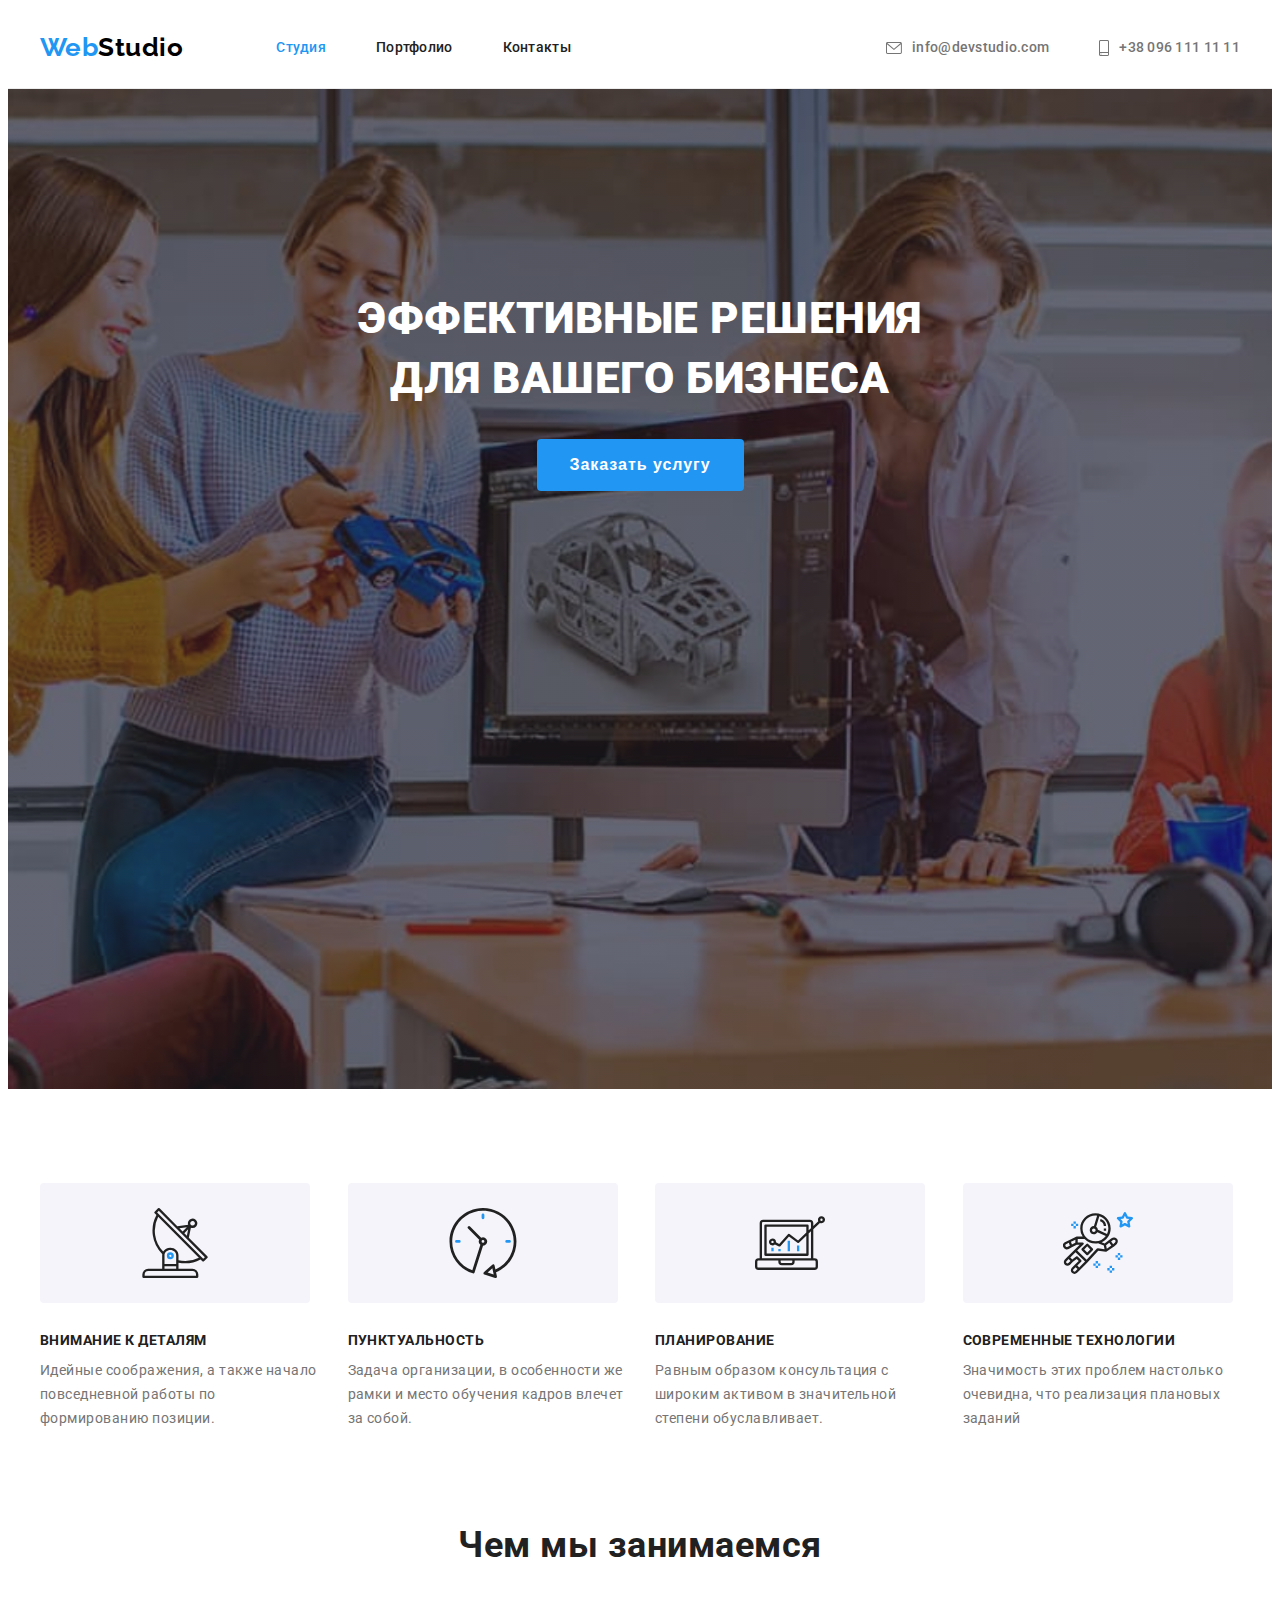
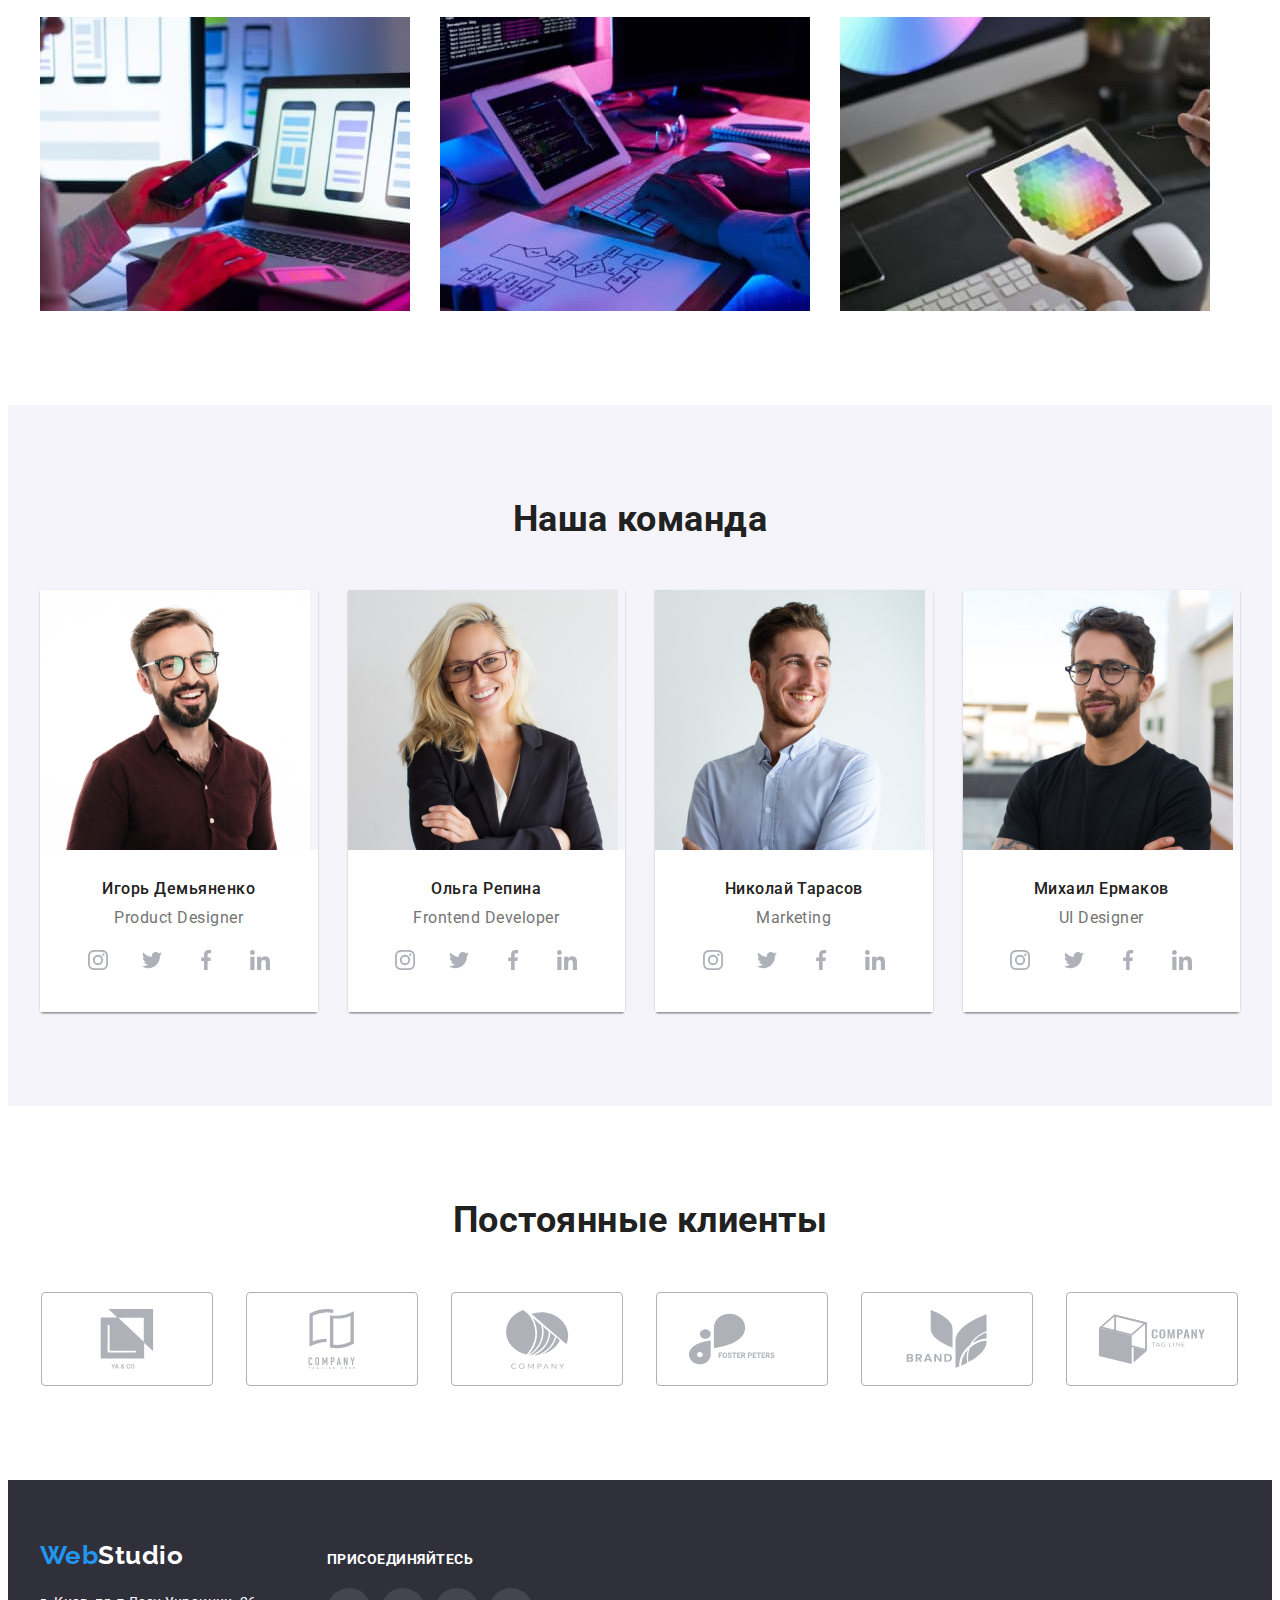
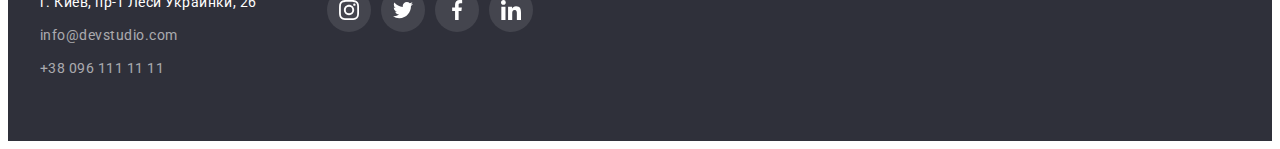
<file: index.html>
<!DOCTYPE html>
<html lang="ru">
  <head>
    <meta charset="UTF-8" />
    <meta http-equiv="X-UA-Compatible" content="IE=edge" />
    <meta name="viewport" content="width=device-width, initial-scale=1.0" />
    <title>WebStudio</title>
    <link rel="preconnect" href="https://fonts.gstatic.com" />
    <link
      href="https://fonts.googleapis.com/css2?family=Raleway:wght@400;500;700&family=Roboto:wght@300;400;500;700;900&display=swap"
      rel="stylesheet"
    />
    <link
      rel="stylesheet"
      href="https://cdnjs.cloudflare.com/ajax/libs/modern-normalize/1.1.0/modern-normalize.min.css"
      integrity="sha512-wpPYUAdjBVSE4KJnH1VR1HeZfpl1ub8YT/NKx4PuQ5NmX2tKuGu6U/JRp5y+Y8XG2tV+wKQpNHVUX03MfMFn9Q=="
      crossorigin="anonymous"
      referrerpolicy="no-referrer"
    />
    <link rel="stylesheet" href="./css/styles.css" />
  </head>
  <body>
    <!-- ========Header======== -->

    <header class="header">
      <div class="header-line container">
        <nav class="nav-header">
          <a lang="en" class="logo-up link" href="./"><span class="logo-accent">Web</span>Studio</a>
          <ul class="menu-list list">
            <li class="menu-item">
              <a class="menu-link link current" href="./index.html">Студия</a>
            </li>
            <li class="menu-item">
              <a class="menu-link link" href="./portfolio.html">Портфолио</a>
            </li>
            <li class="menu-item">
              <a class="menu-link link" href="">Контакты</a>
            </li>
          </ul>
        </nav>
        <ul class="contact-top-list list">
          <li class="contact-top-item">
            <a class="contact-link link" href="mailto:info@devstudio.com">
              <svg class="contact-top-svg" width="16px" height="12px">
                <use href="./images/sprite.svg#icon-envelope"></use>
              </svg>
              info@devstudio.com</a
            >
          </li>
          <li class="contact-top-item">
            <a class="contact-link link" href="tel:+380961111111">
              <svg class="contact-top-svg" width="10px" height="16px">
                <use href="./images/sprite.svg#icon-smartphone"></use>
              </svg>
              +38 096 111 11 11</a
            >
          </li>
        </ul>
      </div>
    </header>

    <!-- =========Hero======== -->

    <main>
      <section class="slogan">
        <div class="container">
          <h1 class="slogan-title">Эффективные решения <br />для вашего бизнеса</h1>
          <button class="modal-button" type="button">Заказать услугу</button>
        </div>
      </section>

      <!-- ========Basics======== -->

      <section class="basics section">
        <div class="container">
          <h2 class="visually-hidden">Принципы работы студии</h2>
          <ul class="basics-list list">
            <li class="basics-item item">
              <div class="basics-before">
                <svg class="basics-svg">
                  <use href="./images/sprite.svg#icon-antenna"></use>
                </svg>
              </div>
              <h3 class="basics-title">Внимание к деталям</h3>
              <p class="basics-desc">
                Идейные соображения, а также начало повседневной работы по формированию позиции.
              </p>
            </li>
            <li class="basics-item item">
              <div class="basics-before">
                <svg class="basics-svg">
                  <use href="./images/sprite.svg#icon-clock"></use>
                </svg>
              </div>
              <h3 class="basics-title">Пунктуальность</h3>
              <p class="basics-desc">
                Задача организации, в особенности же рамки и место обучения кадров влечет за собой.
              </p>
            </li>
            <li class="basics-item item">
              <div class="basics-before">
                <svg class="basics-svg">
                  <use href="./images/sprite.svg#icon-diagram"></use>
                </svg>
              </div>
              <h3 class="basics-title">Планирование</h3>
              <p class="basics-desc">
                Равным образом консультация с широким активом в значительной степени обуславливает.
              </p>
            </li>
            <li class="basics-item item">
              <div class="basics-before">
                <svg class="basics-svg">
                  <use href="./images/sprite.svg#icon-astronaut"></use>
                </svg>
              </div>
              <h3 class="basics-title">Современные технологии</h3>
              <p class="basics-desc">
                Значимость этих проблем настолько очевидна, что реализация плановых заданий
              </p>
            </li>
          </ul>
        </div>
      </section>
      <!-- ========About======== -->
      <section class="section-box">
        <div class="container">
          <h2 class="subtitle">Чем мы занимаемся</h2>
          <ul class="about-list list">
            <li class="about-item">
              <img
                src="./images/page1/img1.jpg"
                alt="разработка декстопного приложения"
                width="370"
                height="294"
              />
            </li>
            <li class="about-item">
              <img
                src="./images/page1/img2.jpg"
                alt="разработка мобильного приложения"
                width="370"
                height="294"
              />
            </li>
            <li class="about-item">
              <img
                src="./images/page1/img3.jpg"
                alt="разработка приложения для планшета"
                width="370"
                height="294"
              />
            </li>
          </ul>
        </div>
      </section>

      <!-- ========Team======== -->

      <section class="team section">
        <div class="container">
          <h2 class="subtitle">Наша команда</h2>
          <ul class="team-list list">
            <li class="team-item">
              <img
                class="team-img"
                src="./images/page1/face1.jpg"
                alt="Игорь Демьяненко"
                width="270"
                height="260"
              />
              <div class="card-team">
                <h3 class="team-name">Игорь Демьяненко</h3>
                <p class="team-profession">Product Designer</p>
                <ul class="team-sosial-list list">
                  <li class="team-sosial-item">
                    <a class="team-sosial-link link" href="">
                      <svg class="team-sosial-svg" width="20px" height="20px">
                        <use href="./images/sprite.svg#icon-instagram"></use>
                      </svg>
                    </a>
                  </li>
                  <li class="team-sosial-item">
                    <a class="team-sosial-link link" href="">
                      <svg class="team-sosial-svg" width="20px" height="20px">
                        <use href="./images/sprite.svg#icon-twitter"></use>
                      </svg>
                    </a>
                  </li>
                  <li class="team-sosial-item">
                    <a class="team-sosial-link link" href="">
                      <svg class="team-sosial-svg" width="20px" height="20px">
                        <use href="./images/sprite.svg#icon-facebook"></use>
                      </svg>
                    </a>
                  </li>
                  <li class="team-sosial-item">
                    <a class="team-sosial-link link" href="">
                      <svg class="team-sosial-svg" width="20px" height="20px">
                        <use href="./images/sprite.svg#icon-linkedin"></use>
                      </svg>
                    </a>
                  </li>
                </ul>
              </div>
            </li>
            <li class="team-item">
              <img
                class="team-img"
                src="./images/page1/face2.jpg"
                alt="Ольга Репина"
                width="270"
                height="260"
              />
              <div class="card-team">
                <h3 class="team-name">Ольга Репина</h3>
                <p class="team-profession">Frontend Developer</p>
                <ul class="team-sosial-list list">
                  <li class="team-sosial-item">
                    <a class="team-sosial-link link" href="">
                      <svg class="team-sosial-svg" width="20px" height="20px">
                        <use href="./images/sprite.svg#icon-instagram"></use>
                      </svg>
                    </a>
                  </li>
                  <li class="team-sosial-item">
                    <a class="team-sosial-link link" href="">
                      <svg class="team-sosial-svg" width="20px" height="20px">
                        <use href="./images/sprite.svg#icon-twitter"></use>
                      </svg>
                    </a>
                  </li>
                  <li class="team-sosial-item">
                    <a class="team-sosial-link link" href="">
                      <svg class="team-sosial-svg" width="20px" height="20px">
                        <use href="./images/sprite.svg#icon-facebook"></use>
                      </svg>
                    </a>
                  </li>
                  <li class="team-sosial-item">
                    <a class="team-sosial-link link" href="">
                      <svg class="team-sosial-svg" width="20px" height="20px">
                        <use href="./images/sprite.svg#icon-linkedin"></use>
                      </svg>
                    </a>
                  </li>
                </ul>
              </div>
            </li>
            <li class="team-item">
              <img
                class="team-img"
                src="./images/page1/face3.jpg"
                alt="Николай Тарасов"
                width="270"
                height="260"
              />
              <div class="card-team">
                <h3 class="team-name">Николай Тарасов</h3>
                <p class="team-profession">Marketing</p>
                <ul class="team-sosial-list list">
                  <li class="team-sosial-item">
                    <a class="team-sosial-link link" href="">
                      <svg class="team-sosial-svg" width="20px" height="20px">
                        <use href="./images/sprite.svg#icon-instagram"></use>
                      </svg>
                    </a>
                  </li>
                  <li class="team-sosial-item">
                    <a class="team-sosial-link link" href="">
                      <svg class="team-sosial-svg" width="20px" height="20px">
                        <use href="./images/sprite.svg#icon-twitter"></use>
                      </svg>
                    </a>
                  </li>
                  <li class="team-sosial-item">
                    <a class="team-sosial-link link" href="">
                      <svg class="team-sosial-svg" width="20px" height="20px">
                        <use href="./images/sprite.svg#icon-facebook"></use>
                      </svg>
                    </a>
                  </li>
                  <li class="team-sosial-item">
                    <a class="team-sosial-link link" href="">
                      <svg class="team-sosial-svg" width="20px" height="20px">
                        <use href="./images/sprite.svg#icon-linkedin"></use>
                      </svg>
                    </a>
                  </li>
                </ul>
              </div>
            </li>
            <li class="team-item">
              <img
                class="team-img"
                src="./images/page1/face4.jpg"
                alt="Михаил Ермаков"
                width="270"
                height="260"
              />
              <div class="card-team">
                <h3 class="team-name">Михаил Ермаков</h3>
                <p class="team-profession">UI Designer</p>
                <ul class="team-sosial-list list">
                  <li class="team-sosial-item">
                    <a class="team-sosial-link link" href="">
                      <svg class="team-sosial-svg" width="20px" height="20px">
                        <use href="./images/sprite.svg#icon-instagram"></use>
                      </svg>
                    </a>
                  </li>
                  <li class="team-sosial-item">
                    <a class="team-sosial-link link" href="">
                      <svg class="team-sosial-svg" width="20px" height="20px">
                        <use href="./images/sprite.svg#icon-twitter"></use>
                      </svg>
                    </a>
                  </li>
                  <li class="team-sosial-item">
                    <a class="team-sosial-link link" href="">
                      <svg class="team-sosial-svg" width="20px" height="20px">
                        <use href="./images/sprite.svg#icon-facebook"></use>
                      </svg>
                    </a>
                  </li>
                  <li class="team-sosial-item">
                    <a class="team-sosial-link link" href="">
                      <svg class="team-sosial-svg" width="20px" height="20px">
                        <use href="./images/sprite.svg#icon-linkedin"></use>
                      </svg>
                    </a>
                  </li>
                </ul>
              </div>
            </li>
          </ul>
        </div>
      </section>

      <!-- =======Clients====== -->

      <section class="section">
        <div class="container">
          <h2 class="subtitle">Постоянные клиенты</h2>
          <ul class="clients-list list">
            <li class="clients-item item">
              <a class="clients-link" href="">
                <svg class="clients-svg">
                  <use href="./images/sprite.svg#icon-client1"></use>
                </svg>
              </a>
            </li>
            <li class="clients-item item">
              <a class="clients-link" href="">
                <svg class="clients-svg">
                  <use href="./images/sprite.svg#icon-client2"></use>
                </svg>
              </a>
            </li>
            <li class="clients-item item">
              <a class="clients-link" href="">
                <svg class="clients-svg">
                  <use href="./images/sprite.svg#icon-client3"></use>
                </svg>
              </a>
            </li>
            <li class="clients-item item">
              <a class="clients-link" href="">
                <svg class="clients-svg">
                  <use href="./images/sprite.svg#icon-client4"></use>
                </svg>
              </a>
            </li>
            <li class="clients-item item">
              <a class="clients-link" href="">
                <svg class="clients-svg">
                  <use href="./images/sprite.svg#icon-client5"></use>
                </svg>
              </a>
            </li>
            <li class="clients-item item">
              <a class="clients-link" href="">
                <svg class="clients-svg">
                  <use href="./images/sprite.svg#icon-client6"></use>
                </svg>
              </a>
            </li>
          </ul>
        </div>
      </section>
    </main>

    <!-- ========Footer======== -->

    <footer class="footer">
      <div class="footer-line container">
        <div class="">
          <a lang="en" class="footer-logo link" href="/"
            ><span class="logo-accent">Web</span>Studio</a
          >
          <address class="footer-address list">г. Киев, пр-т Леси Украинки, 26</address>
          <ul class="footer-contact list">
            <li class="footer-contact-item">
              <a class="footer-contact link" href="malito:info@devstudio.com">info@devstudio.com</a>
            </li>
            <li class="footer-contact-item">
              <a class="footer-contact link" href="tel:+380961111111">+38 096 111 11 11</a>
            </li>
          </ul>
        </div>
        <div class="footer-sosial-contacts">
          <h3 class="basics-title footer-sosial">Присоединяйтесь</h3>
          <ul class="team-sosial-list list">
            <li class="team-sosial-item footer-sosial-item">
              <a class="team-sosial-link link footer-sosial-link" href="">
                <svg class="team-sosial-svg" width="20px" height="20px">
                  <use href="./images/sprite.svg#icon-instagram"></use>
                </svg>
              </a>
            </li>
            <li class="team-sosial-item footer-sosial-item">
              <a class="team-sosial-link link footer-sosial-link" href="">
                <svg class="team-sosial-svg" width="20px" height="20px">
                  <use href="./images/sprite.svg#icon-twitter"></use>
                </svg>
              </a>
            </li>
            <li class="team-sosial-item footer-sosial-item">
              <a class="team-sosial-link link footer-sosial-link" href="">
                <svg class="team-sosial-svg" width="20px" height="20px">
                  <use href="./images/sprite.svg#icon-facebook"></use>
                </svg>
              </a>
            </li>
            <li class="team-sosial-item footer-sosial-item">
              <a class="team-sosial-link link footer-sosial-link" href="">
                <svg class="team-sosial-svg" width="20px" height="20px">
                  <use href="./images/sprite.svg#icon-linkedin"></use>
                </svg>
              </a>
            </li>
          </ul>
        </div>
      </div>
    </footer>
  </body>
</html>
</file>
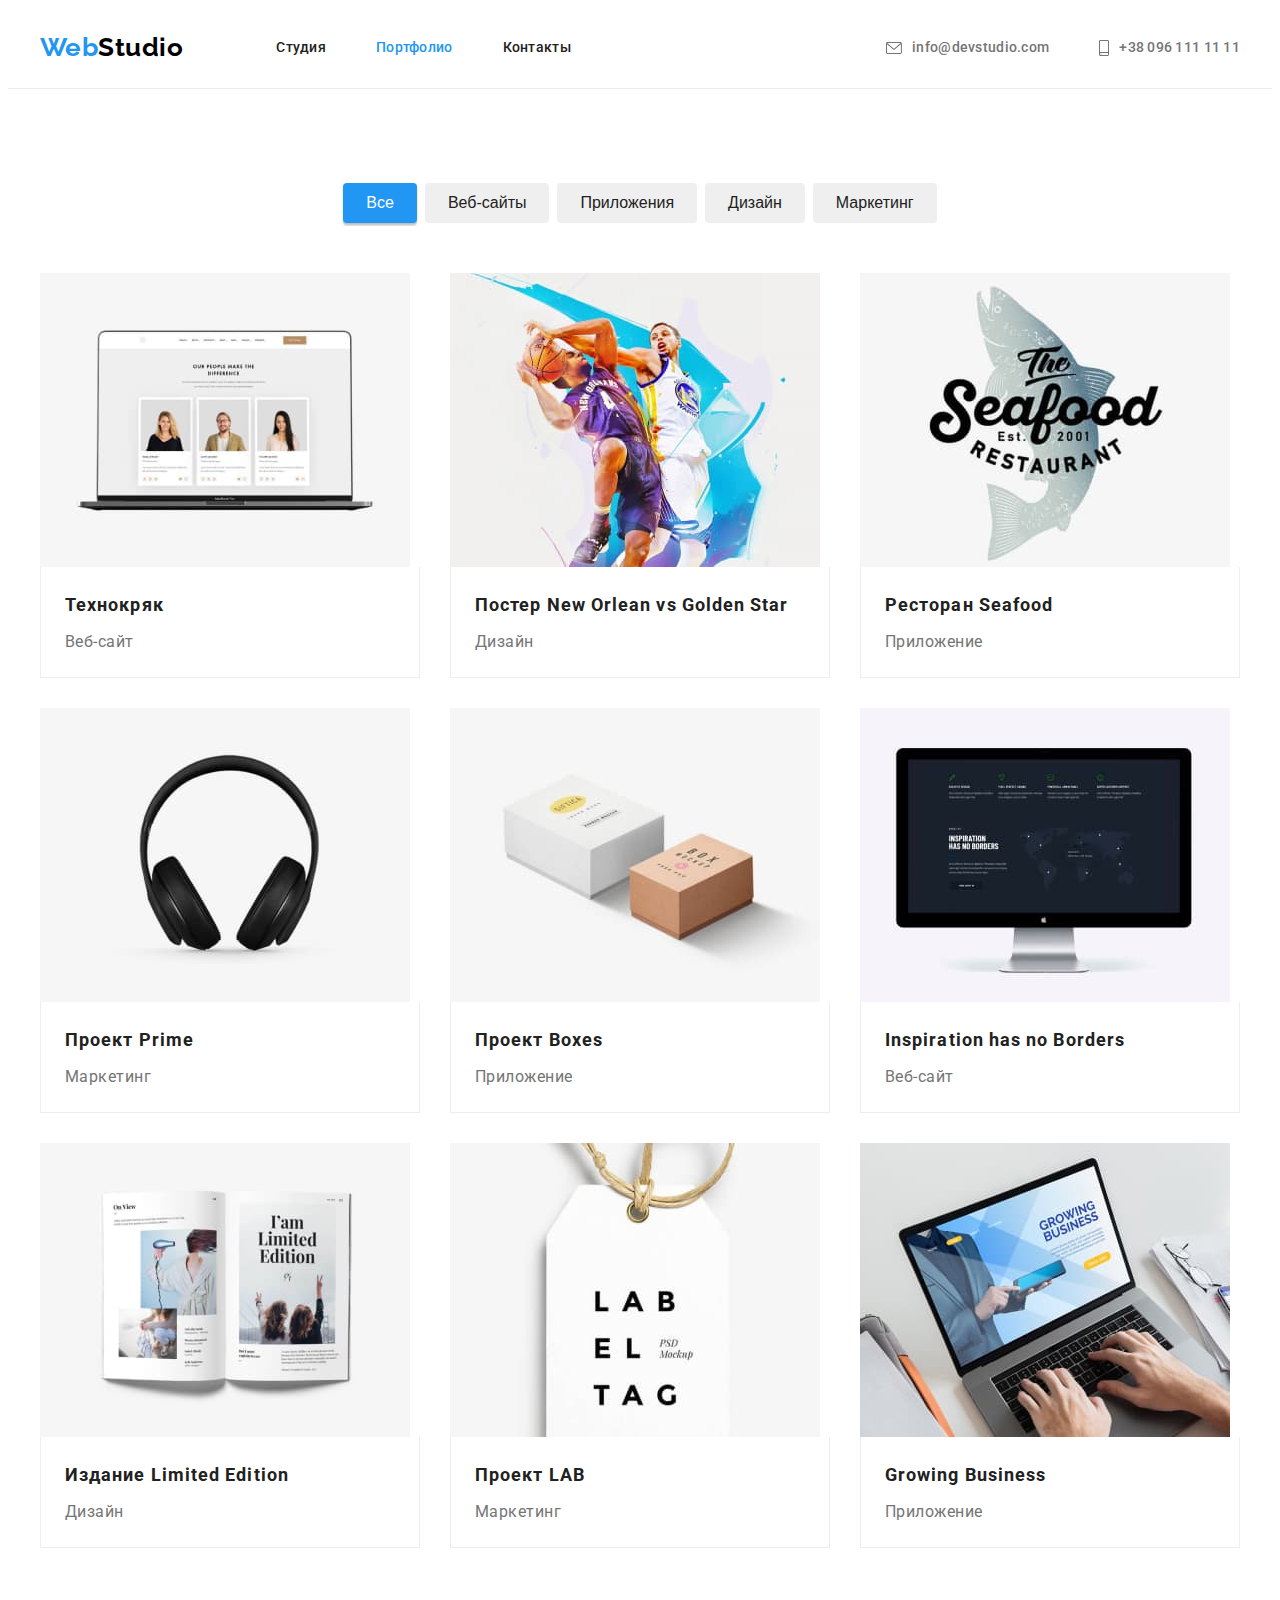
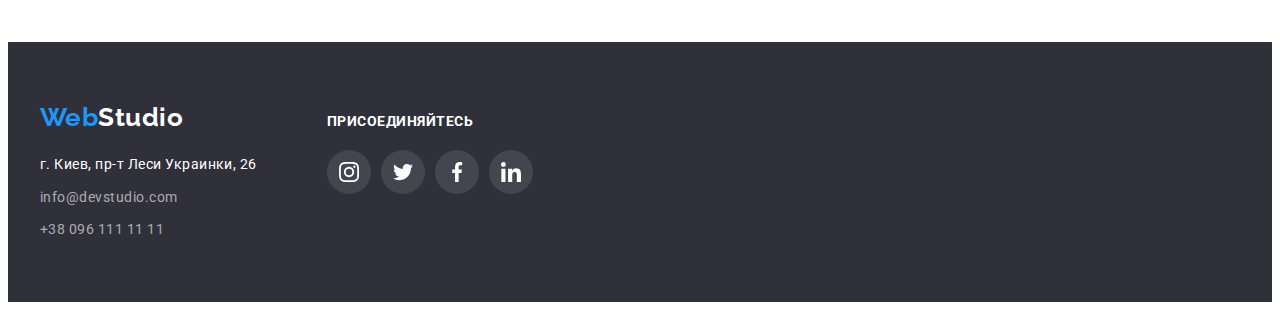
<file: portfolio.html>
<!DOCTYPE html>
<html lang="ru">
  <head>
    <meta charset="UTF-8" />
    <meta http-equiv="X-UA-Compatible" content="IE=edge" />
    <meta name="viewport" content="width=device-width, initial-scale=1.0" />
    <title>WebStudio</title>
    <link rel="preconnect" href="https://fonts.gstatic.com" />
    <link
      href="https://fonts.googleapis.com/css2?family=Raleway:wght@400;500;700&family=Roboto:wght@300;400;500;700;900&display=swap"
      rel="stylesheet"
    />
    <link
      rel="stylesheet"
      href="https://cdnjs.cloudflare.com/ajax/libs/modern-normalize/1.1.0/modern-normalize.min.css"
      integrity="sha512-wpPYUAdjBVSE4KJnH1VR1HeZfpl1ub8YT/NKx4PuQ5NmX2tKuGu6U/JRp5y+Y8XG2tV+wKQpNHVUX03MfMFn9Q=="
      crossorigin="anonymous"
      referrerpolicy="no-referrer"
    />
    <link rel="stylesheet" href="./css/styles.css" />
  </head>
  <body>
    <!-- =======Header====== -->

    <header class="header">
      <div class="header-line container">
        <nav class="nav-header">
          <a lang="en" class="logo-up link" href="./"><span class="logo-accent">Web</span>Studio</a>
          <ul class="menu-list list">
            <li class="menu-item">
              <a class="menu-link link" href="./index.html">Студия</a>
            </li>
            <li class="menu-item">
              <a class="menu-link link current" href="./portfolio.html">Портфолио</a>
            </li>
            <li class="menu-item">
              <a class="menu-link link" href="">Контакты</a>
            </li>
          </ul>
        </nav>
        <ul class="contact-top-list list">
          <li class="contact-top-item">
            <a class="contact-link link" href="mailto:info@devstudio.com">
              <svg class="contact-top-svg" width="16px" height="12px">
                <use href="./images/sprite.svg#icon-envelope"></use>
              </svg>
              info@devstudio.com</a
            >
          </li>
          <li class="contact-top-item">
            <a class="contact-link link" href="tel:+380961111111">
              <svg class="contact-top-svg" width="10px" height="16px">
                <use href="./images/sprite.svg#icon-smartphone"></use>
              </svg>
              +38 096 111 11 11</a
            >
          </li>
        </ul>
      </div>
    </header>

    <!-- =======Filter======= -->

    <main>
      <section class="section">
        <h1 class="visually-hidden">Наше портфолио</h1>
        <div class="container">
          <h2 class="visually-hidden">Фильтр</h2>
          <ul class="filter-menu list">
            <li class="filter-menu-item item">
              <button class="btn-filter current" type="button">Все</button>
            </li>

            <li class="filter-menu-item item">
              <button class="btn-filter" type="button">Веб-сайты</button>
            </li>

            <li class="filter-menu-item item">
              <button class="btn-filter" type="button">Приложения</button>
            </li>

            <li class="filter-menu-item item">
              <button class="btn-filter" type="button">Дизайн</button>
            </li>

            <li class="filter-menu-item item">
              <button class="btn-filter" type="button">Маркетинг</button>
            </li>
          </ul>

          <!-- =======Projects====== -->

          <ul class="projects-list list">
            <li class="projects-item item">
              <a class="projects-link link" href="">
                <img
                  class="projects-img"
                  src="./images//portfo/portf1.jpg"
                  alt="Открытый ноутбук"
                  width="370"
                  height="294"
                />
                <div class="card-link">
                  <h3 class="projects-title link">Технокряк</h3>
                  <p class="projects-desc link">Веб-сайт</p>
                </div>
              </a>
            </li>

            <li class="projects-item item">
              <a class="projects-link link" href="">
                <img
                  class="projects-img"
                  src="./images//portfo/portf2.jpg"
                  alt="Два баскетболиста"
                  width="370"
                  height="294"
                />
                <div class="card-link">
                  <h3 class="projects-title link">
                    Постер <span lang="en">New Orlean vs Golden Star</span>
                  </h3>
                  <p class="projects-desc link">Дизайн</p>
                </div>
              </a>
            </li>

            <li class="projects-item item">
              <a class="projects-link link" href="">
                <img
                  class="projects-img"
                  src="./images//portfo/portf3.jpg"
                  alt="Логотип рыбного ресторана"
                  width="370"
                  height="294"
                />
                <div class="card-link">
                  <h3 class="projects-title link">Ресторан <span lang="en">Seafood</span></h3>
                  <p class="projects-desc link">Приложение</p>
                </div>
              </a>
            </li>

            <li class="projects-item item">
              <a class="projects-link link" href="">
                <img
                  class="projects-img"
                  src="./images//portfo/portf4.jpg"
                  alt="Наушники"
                  width="370"
                  height="294"
                />
                <div class="card-link">
                  <h3 class="projects-title link">Проект <span lang="en">Prime</span></h3>
                  <p class="projects-desc link">Маркетинг</p>
                </div>
              </a>
            </li>

            <li class="projects-item item">
              <a class="projects-link link" href="">
                <img
                  class="projects-img"
                  src="./images//portfo/portf5.jpg"
                  alt="Две брендированные коробки"
                  width="370"
                  height="294"
                />
                <div class="card-link">
                  <h3 class="projects-title link">Проект <span lang="en">Boxes</span></h3>
                  <p class="projects-desc link">Приложение</p>
                </div>
              </a>
            </li>

            <li class="projects-item item">
              <a class="projects-link link" href="">
                <img
                  class="projects-img"
                  src="./images//portfo/portf6.jpg"
                  alt="Карта в мониторе"
                  width="370"
                  height="294"
                />
                <div class="card-link">
                  <h3 class="projects-title link">
                    <span lang="en">Inspiration has no Borders</span>
                  </h3>
                  <p class="projects-desc link">Веб-сайт</p>
                </div>
              </a>
            </li>

            <li class="projects-item item">
              <a class="projects-link link" href="">
                <img
                  class="projects-img"
                  src="./images//portfo/portf7.jpg"
                  alt="Открытая книга"
                  width="370"
                  height="294"
                />
                <div class="card-link">
                  <h3 class="projects-title link">
                    Издание <span lang="en">Limited Edition</span>
                  </h3>
                  <p class="projects-desc link">Дизайн</p>
                </div>
              </a>
            </li>

            <li class="projects-item item">
              <a class="projects-link link" href="">
                <img
                  class="projects-img"
                  src="./images//portfo/portf8.jpg"
                  alt="Ярлык с логотипом"
                  width="370"
                  height="294"
                />
                <div class="card-link">
                  <h3 class="projects-title link">Проект <span lang="en">LAB</span></h3>
                  <p class="projects-desc link">Маркетинг</p>
                </div>
              </a>
            </li>

            <li class="projects-item item">
              <a class="projects-link link" href="">
                <img
                  class="projects-img"
                  src="./images//portfo/portf9.jpg"
                  alt="Мужчина печатает в ноутбуке"
                  width="370"
                  height="294"
                />
                <div class="card-link">
                  <h3 class="projects-title link"><span lang="en">Growing Business</span></h3>
                  <p class="projects-desc link">Приложение</p>
                </div>
              </a>
            </li>
          </ul>
        </div>
      </section>
    </main>

    <!-- =======Footer======= -->

    <footer class="footer">
      <div class="footer-line container">
        <div class="">
          <a lang="en" class="footer-logo link" href="/"
            ><span class="logo-accent">Web</span>Studio</a
          >
          <address class="footer-address list">г. Киев, пр-т Леси Украинки, 26</address>
          <ul class="footer-contact list">
            <li class="footer-contact-item">
              <a class="footer-contact link" href="malito:info@devstudio.com">info@devstudio.com</a>
            </li>
            <li class="footer-contact-item">
              <a class="footer-contact link" href="tel:+380961111111">+38 096 111 11 11</a>
            </li>
          </ul>
        </div>
        <div class="footer-sosial-contacts">
          <h3 class="basics-title footer-sosial">Присоединяйтесь</h3>
          <ul class="team-sosial-list list">
            <li class="team-sosial-item footer-sosial-item">
              <a class="team-sosial-link link footer-sosial-link" href="">
                <svg class="team-sosial-svg" width="20px" height="20px">
                  <use href="./images/sprite.svg#icon-instagram"></use>
                </svg>
              </a>
            </li>
            <li class="team-sosial-item footer-sosial-item">
              <a class="team-sosial-link link footer-sosial-link" href="">
                <svg class="team-sosial-svg" width="20px" height="20px">
                  <use href="./images/sprite.svg#icon-twitter"></use>
                </svg>
              </a>
            </li>
            <li class="team-sosial-item footer-sosial-item">
              <a class="team-sosial-link link footer-sosial-link" href="">
                <svg class="team-sosial-svg" width="20px" height="20px">
                  <use href="./images/sprite.svg#icon-facebook"></use>
                </svg>
              </a>
            </li>
            <li class="team-sosial-item footer-sosial-item">
              <a class="team-sosial-link link footer-sosial-link" href="">
                <svg class="team-sosial-svg" width="20px" height="20px">
                  <use href="./images/sprite.svg#icon-linkedin"></use>
                </svg>
              </a>
            </li>
          </ul>
        </div>
      </div>
    </footer>
  </body>
</html>
</file>
<file: css/styles.css>
.visually-hidden {
  position: absolute;
  white-space: nowrap;
  width: 1px;
  height: 1px;
  overflow: hidden;
  border: 0;
  padding: 0;
  clip: rect(0 0 0 0);
  clip-path: inset(50%);
  margin: -1px;
}

:root {
  --primery-font: 'Roboto', sans-serif;
  --secondary-font: 'Raleway', sans-serif;
  --primary-text-color: #757575;
  --title-text-color: #212121;
  --accent-color: #2196f3;
  --hero-text-color: #ffffff;
  --hero-background-color: #2f303a;
  --team-background-color: #f5f4fa;
  --team-border-shadow: 0px 1px 3px rgba(0, 0, 0, 0.12), 0px 1px 1px rgba(0, 0, 0, 0.14),
    0px 2px 1px rgba(0, 0, 0, 0.2);
  --border-header-color: #ececec;
  --logo-footer-color: #000000;
  --hero-background-image-color: rgba(47, 48, 58, 0.4);
  --modal-button-shadow: rgba(0, 0, 0, 0.15);
  --modal-button-background: #188ce8;
  --footer-contact-color: rgba(255, 255, 255, 0.6);
  --footer-sosial-background-color: rgba(255, 255, 255, 0.1);
  --progects-card-border: #eeeeee;
  --clients-border-color: #afb1b8;
  --projects-focus-shadow: 0px 1px 1px rgba(0, 0, 0, 0.12), 0px 4px 4px rgba(0, 0, 0, 0.06),
    1px 4px 6px rgba(0, 0, 0, 0.16);
  --btn-filter-focus-shadow: 0px 3px 1px rgba(0, 0, 0, 0.1), 0px 1px 2px rgba(0, 0, 0, 0.08),
    0px 2px 2px rgba(0, 0, 0, 0.12);
}

.list {
  list-style: none;
  margin: 0px;
  padding: 0px;
}

.link {
  text-decoration: none;
}

body {
  font-family: var(--primery-font);
  color: var(--primary-text-color);

  font-style: 400;
  letter-spacing: 0.03em;
}

h1,
h2,
h3,
ul,
p {
  margin: 0px;
  padding: 0px;
}

img {
  display: block;
  max-width: 100%;
}

/* =======Components======= */

.container {
  width: 1200px;
  padding-left: 15px;
  padding-right: 15px;
  margin: 0 auto;
}

.section {
  padding-top: 94px;
  padding-bottom: 94px;
}

.section-box {
  padding-bottom: 94px;
}

.subtitle {
  margin-bottom: 50px;
  text-align: center;

  color: var(--title-text-color);

  font-weight: 700;
  font-size: 36px;
  line-height: 1.16;
}

/* =======Header=======*/

.header {
  border-bottom: 1px solid var(--border-header-color);
}

.header-line {
  display: flex;
  align-items: center;
}

.nav-header {
  display: flex;
  align-items: center;
}

.logo-up {
  display: block;
  margin-right: 93px;
  padding-top: 24px;
  padding-bottom: 25px;

  font-family: var(--secondary-font);
  color: var(--logo-footer-color);

  font-weight: 700;
  font-size: 26px;
  line-height: 1.19;
}

.logo-up:hover,
.logo-up:focus,
.logo-accent {
  color: var(--accent-color);
}

.menu-list,
.contact-top-list {
  display: flex;
  font-weight: 500;
  font-size: 14px;
  line-height: 1.14;
  letter-spacing: 0.02em;
}

.contact-top-list {
  margin-left: auto;
}

.menu-item:not(:last-child),
.contact-top-item:not(:last-child) {
  margin-right: 50px;
}

.menu-link {
  display: block;

  padding-top: 32px;
  padding-bottom: 32px;
}

.menu-list .link {
  color: var(--title-text-color);
}

.menu-list .link:hover,
.menu-list .link:focus,
.menu-list .current,
.contact-top-list .link:hover,
.contact-top-list .link:focus {
  color: var(--accent-color);
}

.contact-top-list .link {
  color: var(--primary-text-color);
}
.contact-link {
  display: inline-flex;
  align-items: center;

  padding-top: 32px;
  padding-bottom: 32px;
}
.contact-top-svg {
  margin-right: 10px;

  fill: currentColor;
}

/* ======Hero====== */
.slogan {
  padding-top: 200px;
  padding-bottom: 200px;

  color: var(--hero-text-color);
  background-color: var(--hero-background-color);

  text-align: center;

  max-width: 1600px;
  height: 600px;
  margin-left: auto;
  margin-right: auto;

  background-repeat: no-repeat;
  background-position: center;
  background-size: cover;
  background-image: linear-gradient(
      to right,
      var(--hero-background-image-color),
      var(--hero-background-image-color)
    ),
    url('../images/page1/hero.jpg');
}

.slogan-title {
  margin-bottom: 30px;

  font-weight: 900;
  font-size: 44px;
  line-height: 1.36;
  text-transform: uppercase;
}

.modal-button {
  display: inline-block;
  text-align: center;
  cursor: pointer;
  min-width: 136px;
  padding: 10px 32px;
  border-radius: 4px;
  border: 1px solid transparent;

  color: var(--hero-text-color);
  background-color: var(--accent-color);

  font-weight: 700;
  font-size: 16px;
  line-height: 1.87;
  letter-spacing: 0.06em;
}

.modal-button:hover,
.modal-button:focus {
  background-color: var(--modal-button-background);
  box-shadow: 0px 4px 4px var(--modal-button-shadow);
}

/* ======Basics===== */

.basics-list {
  display: flex;
  margin-right: -30px;
  margin-bottom: -30px;
}

.basics-item {
  flex-basis: calc((100% - 120px) / 4);
  margin-right: 30px;
  margin-bottom: 30px;
}

.basics-before {
  display: flex;
  justify-content: center;
  align-items: center;
  width: 270px;
  height: 120px;
  margin-bottom: 30px;

  background-color: var(--team-background-color);
  border-radius: 4px;
}

.basics-svg {
  width: 70px;
  height: 70px;
}

.basics-title {
  margin-bottom: 10px;

  color: var(--title-text-color);

  font-weight: 700;
  font-size: 14px;
  line-height: 1.14;
  text-transform: uppercase;
}

.basics-desc {
  font-size: 14px;
  line-height: 1.71;
}

/* ======About====== */

.about-list {
  display: flex;
}

.about-item:not(:last-child) {
  margin-right: 30px;
}

/* =======Team====== */

.team {
  background-color: var(--team-background-color);
}

.team-list {
  display: flex;
  margin-right: -30px;
  margin-bottom: -30px;
}

.team-item {
  flex-basis: calc((100% - 90px) / 3);
  margin-right: 30px;
  margin-bottom: 30px;

  box-shadow: var(--team-border-shadow);
  border-radius: 0px 0px 4px 4px;
}

.card-team {
  text-align: center;
  padding-top: 30px;
  padding-bottom: 30px;
  background-color: var(--hero-text-color);
}

.team-name {
  margin-bottom: 10px;

  color: var(--title-text-color);

  font-weight: 500;
  font-size: 16px;
  line-height: 1.18;
}

.team-profession {
  font-size: 16px;
  line-height: 1.18;

  margin-bottom: 10px;
}

.team-sosial-list {
  display: flex;
  justify-content: center;
}

.team-sosial-link {
  display: flex;
  justify-content: center;

  align-items: center;
  width: 44px;
  height: 44px;

  border-radius: 50px;

  fill: var(--clients-border-color);
}

.team-sosial-item:not(:last-child) {
  margin-right: 10px;
}

.team-sosial-link:hover,
.team-sosial-link:focus {
  background-color: var(--accent-color);
  fill: var(--hero-text-color);
}

/* ======Clients======= */

.clients-list {
  display: flex;
  margin-right: -30px;
  margin-bottom: -30px;
}

.clients-item {
  display: flex;
  justify-content: center;
  align-items: center;
  flex-basis: calc((100% - 180px) / 6);
  margin-right: 30px;
  margin-bottom: 30px;
}
.clients-link {
  display: inline-flex;
  justify-content: center;
  align-items: center;
  width: 170px;
  height: 92px;

  color: var(--clients-border-color);
  border: 1px solid var(--clients-border-color);
  border-radius: 4px;
}

.clients-link:hover,
.clients-link:focus {
  color: var(--accent-color);
  border: 1px solid var(--accent-color);
}

.clients-svg {
  width: 106px;
  height: 60px;
  fill: currentColor;
}

/* ======Footer====== */

.footer {
  padding-top: 60px;
  padding-bottom: 60px;

  background-color: var(--hero-background-color);
}

.footer-logo {
  display: inline-block;
  margin-bottom: 20px;

  font-family: var(--secondary-font);
  color: var(--hero-text-color);

  font-weight: 700;
  font-size: 26px;
  line-height: 1.19;
}

.footer-address {
  margin-bottom: 9px;

  color: var(--hero-text-color);

  font-style: normal;
  font-weight: 400;
  font-size: 14px;
  line-height: 1.71;
}

.footer-contact .link {
  color: var(--footer-contact-color);

  font-weight: 400;
  font-size: 14px;
  line-height: 1.71;
}

.footer-logo:hover,
.footer-logo:focus,
.footer-contact .link:hover,
.footer-contact .link:focus {
  color: var(--accent-color);
}

.footer-contact-item:not(:last-child) {
  margin-bottom: 9px;
}
.footer-line {
  display: flex;
  align-items: baseline;
}
.footer-sosial-contacts {
  width: 206px;
  height: 80px;
  margin-left: 70px;
}
.footer-sosial {
  color: var(--hero-text-color);
  margin-bottom: 20px;
}

.footer-sosial-link {
  fill: var(--hero-text-color);
  background-color: var(--footer-sosial-background-color);
}

.footer-sosial-link:hover,
.footer-sosial-link:focus {
  background-color: var(--accent-color);
}

/* =====Portfolio===== */

/* =====Filter===== */

.filter-menu {
  display: flex;
  align-items: center;
  justify-content: center;

  margin-bottom: 50px;
}

.filter-menu-item:not(:last-child) {
  margin-right: 8px;
}

.btn-filter {
  display: inline-block;
  text-align: center;
  cursor: pointer;
  min-width: 73px;
  padding: 6px 22px;
  border-radius: 4px;
  border: 1px solid transparent;

  color: var(--title-text-color);

  font-style: normal;
  font-weight: 500;
  font-size: 16px;
  line-height: 1.62;
}

.btn-filter:hover,
.btn-filter:focus {
  color: var(--hero-text-color);
  background-color: var(--accent-color);
  box-shadow: var(--btn-filter-focus-shadow);
}

.btn-filter.current {
  color: var(--hero-text-color);
  background-color: var(--accent-color);
  box-shadow: var(--btn-filter-focus-shadow);
}

/* ======Projects====== */

.projects-list {
  display: flex;
  flex-wrap: wrap;
}

.projects-item {
  flex-basis: calc((100% - 60px) / 3);
  margin-right: 30px;
  margin-bottom: 30px;
}

.projects-item:nth-child(3n) {
  margin-right: 0px;
}

.projects-item:nth-last-child(-n + 3) {
  margin-bottom: 0px;
}

/*.projects-list {
  display: flex;
  flex-wrap: wrap;
  margin-top: -30px;
  margin-left: -30px;
}

.projects-item {
  flex-basis: calc((100% - 90px) / 3);
  margin-top: 30px;
  margin-left: 30px;
}
*/
.projects-link {
  display: block;
}

.projects-link:hover,
.projects-link:focus {
  box-shadow: var(--projects-focus-shadow);
}

.projects-title {
  margin-bottom: 4px;

  color: var(--title-text-color);

  font-weight: 700;
  font-size: 18px;
  line-height: 2;
  letter-spacing: 0.06em;
}

.projects-desc {
  color: var(--primary-text-color);

  font-size: 16px;
  line-height: 1.87;
}

.card-link {
  padding-top: 20px;
  padding-bottom: 20px;
  padding-left: 24px;
  padding-right: 24px;

  border-right: 1px solid var(--progects-card-border);
  border-bottom: 1px solid var(--progects-card-border);
  border-left: 1px solid var(--progects-card-border);
}
</file>
